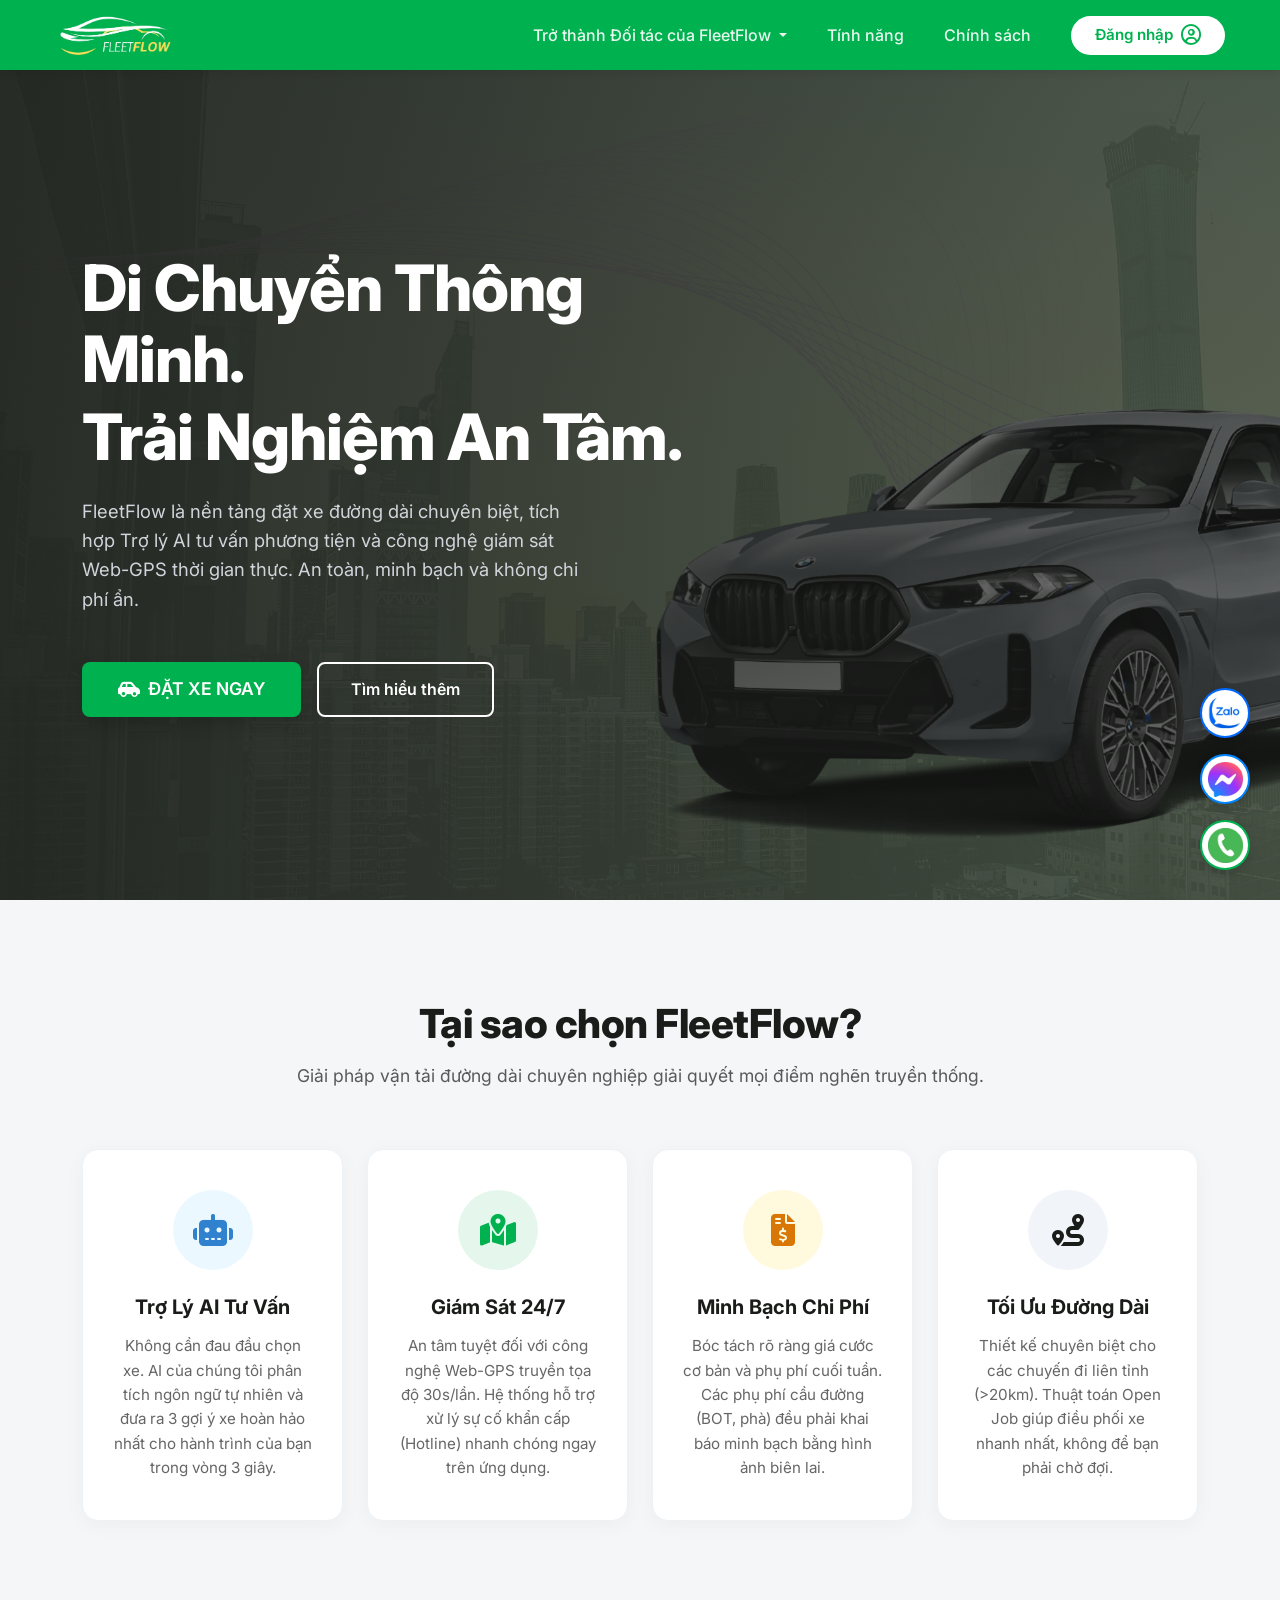
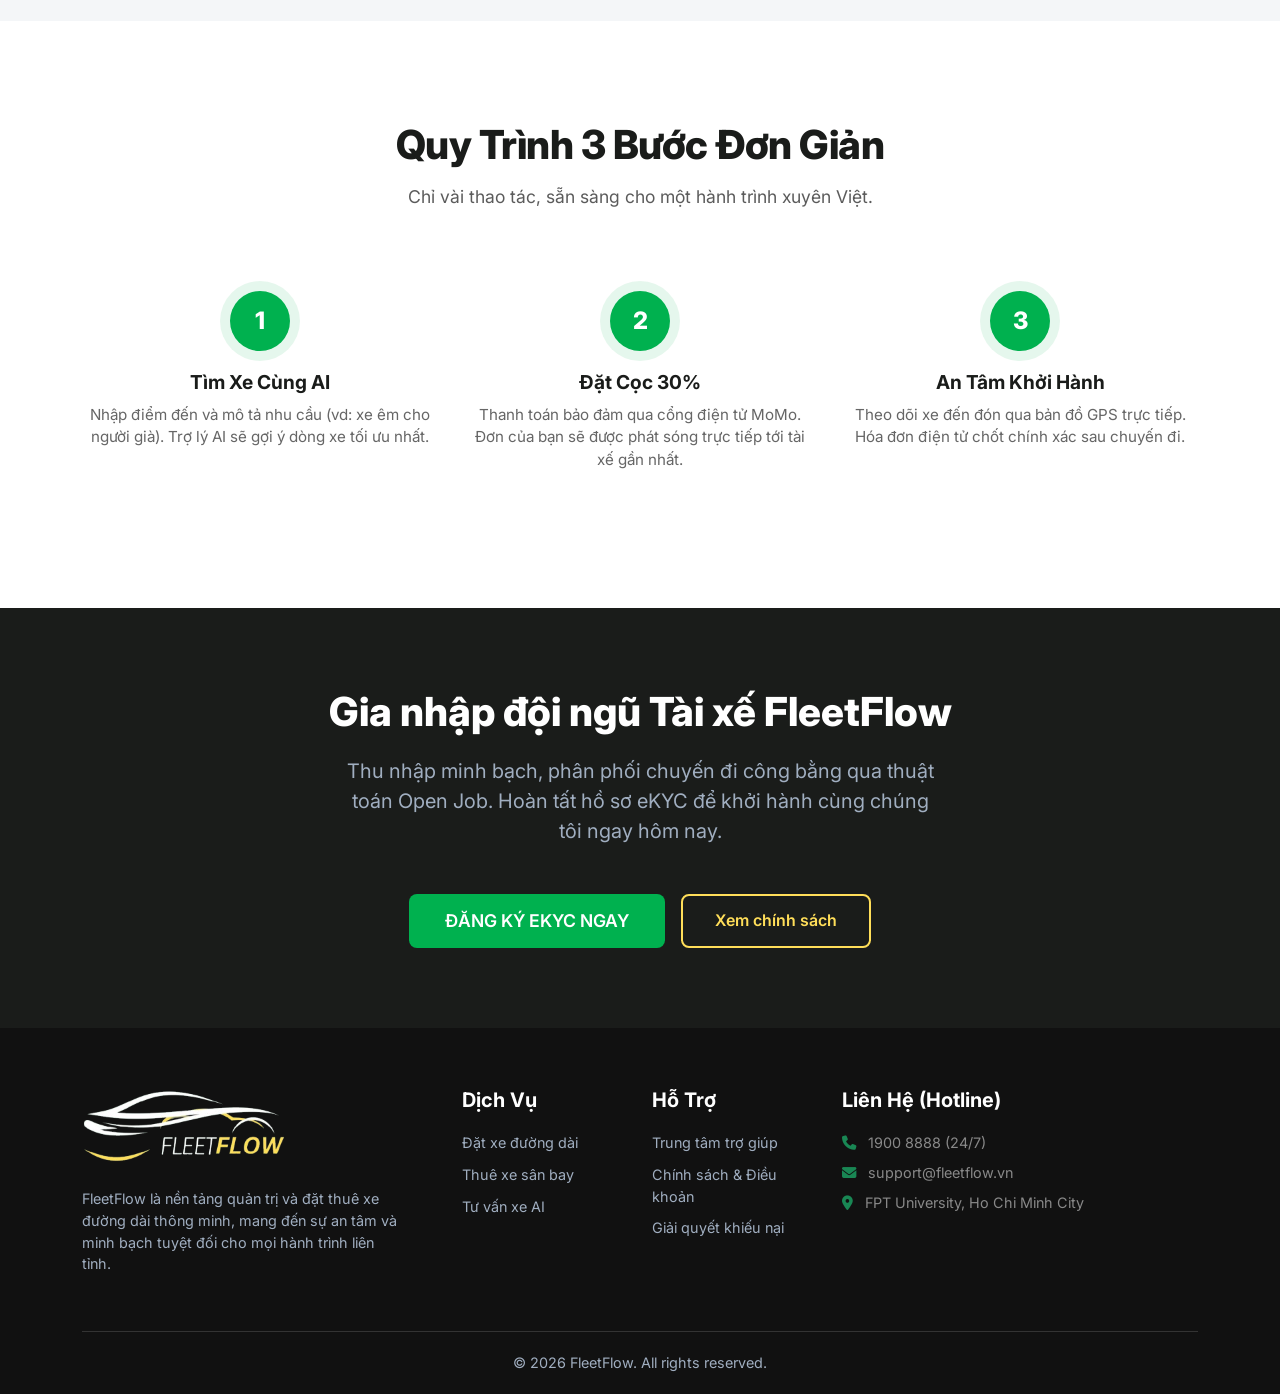
<file: index.html>
<!DOCTYPE html>
<html lang="vi">
<head>
    <meta charset="UTF-8">
    <meta name="viewport" content="width=device-width, initial-scale=1.0">
    <meta name="description" content="FleetFlow - Hệ thống đặt xe đường dài tích hợp AI tiện lợi, nhanh chóng, minh bạch.">
    <title>FleetFlow - Di Chuyển Tiện Lợi, Trải Nghiệm Khác Biệt</title>
    
    <link href="https://fonts.googleapis.com/css2?family=Inter:wght@400;500;600;700;800&display=swap" rel="stylesheet">
    <link href="https://cdn.jsdelivr.net/npm/bootstrap@5.3.2/dist/css/bootstrap.min.css" rel="stylesheet">
    <link rel="stylesheet" href="https://cdnjs.cloudflare.com/ajax/libs/font-awesome/6.4.2/css/all.min.css" />
    
    <link rel="icon" type="image/jpeg" href="assests/img/FleetFlow - Logo.png">
    <link rel="stylesheet" href="style/base.css">
    <style>
        /* =========================================
           TOP NAVBAR (CẤU HÌNH PREMIUM & ĐỒNG BỘ)
        ========================================= */
        .custom-navbar {
            background-color: var(--color-1);
            height: 70px;
            padding: 0 !important;
            box-shadow: 0 2px 10px rgba(0, 0, 0, 0.1);
            position: relative;
            z-index: 1050;
        }
        .custom-navbar .container-base {
            display: flex; 
            align-items: center; 
            justify-content: space-between;
            width: 100%; 
            max-width: 1200px; 
            margin: 0 auto; 
            padding: 0 15px; 
            height: 100%; 
            position: relative;
        }
        .brand-overflow { height: 70px; display: flex; align-items: center; text-decoration: none; }
        .brand-overflow .logo-img { height: 100%; width: auto; object-fit: contain; padding: 5px 0; }

        /* =========================================
           HIỆU ỨNG HOVER TEXT & LINE VÀNG CHẠY CHẬM
        ========================================= */
        
        /* 1. Áp dụng cho các mục trên thanh điều hướng chính (.nav-link) */
        .custom-navbar .navbar-nav .nav-link { 
            position: relative;
            display: inline-block; /* Kích hoạt khả năng transform hình học của CSS */
            color: rgba(255, 255, 255, 0.9) !important; 
            transition: transform 0.3s cubic-bezier(0.25, 1, 0.5, 1), text-shadow 0.3s ease !important;
            font-weight: 500; 
            transform-origin: left center; /* Điểm neo phóng to cố định bên trái */
            backface-visibility: hidden;
        }

        /* Khi hover: Phóng to chữ nhẹ nhàng, thêm đổ bóng phản quang nhẹ */
        .custom-navbar .navbar-nav .nav-link:hover { 
            color: var(--color-2) !important; 
            transform: scale(1.04) !important; /* To lên một chút vừa phải */
            text-shadow: 0 0 8px rgba(255, 255, 255, 0.3); 
        }

        /* Tạo khối line vàng nằm ẩn dưới chân .nav-link */
        .custom-navbar .navbar-nav .nav-link::before {
            content: '';
            position: absolute;
            bottom: 2px; /* Khoảng cách nằm ngay dưới lề chữ */
            left: 8px; /* Khớp với lề padding-left mặc định của nav-link */
            width: 0;
            height: 2px;
            background-color: var(--color-3); /* Màu vàng hệ thống */
            transition: width 0.6s ease-in-out; /* Line chạy ngang với gia tốc chậm, mượt mà */
        }

        /* Khi hover: Line chạy rộng ra vừa khít độ dài text */
        .custom-navbar .navbar-nav .nav-link:hover::before {
            width: calc(100% - 16px); /* Trừ đi khoảng cách padding hai đầu để ôm sát chữ */
        }

        /* Đảm bảo mũi tên dropdown (caret) của Bootstrap cũng thu phóng đồng bộ mượt mà */
        .custom-navbar .dropdown-toggle::after {
            transition: transform 0.3s ease;
            display: inline-block;
            vertical-align: 0.255em;
        }

        /* 2. Áp dụng cho các mục con bên trong bảng Dropdown (.dropdown-item) */
        .custom-navbar .dropdown-menu {
            border-radius: 8px;
            margin-top: 10px !important;
            padding: 6px 0;
            overflow: hidden;
        }

        .custom-navbar .dropdown-item {
            position: relative;
            display: block;
            width: 100%;
            padding: 8px 20px;
            color: var(--color-dark) !important;
            background-color: transparent !important; /* Triệt tiêu màu nền xanh mặc định khi hover của Bootstrap */
            transition: transform 0.3s cubic-bezier(0.25, 1, 0.5, 1), color 0.3s ease !important;
            transform-origin: left center;
            backface-visibility: hidden;
        }

        /* Khi hover dropdown-item: Chữ to ra và đổi sang màu xanh thương hiệu */
        .custom-navbar .dropdown-item:hover {
            transform: scale(1.03) !important;
            color: var(--color-1) !important;
            padding-left: 24px; /* Dịch chuyển nhẹ sang phải tạo cảm giác tương tác động */
        }

        /* Khởi tạo line vàng nằm ẩn bên dưới dropdown-item */
        .custom-navbar .dropdown-item::before {
            content: '';
            position: absolute;
            bottom: 4px;
            left: 20px; /* Khớp lề chuẩn với padding ban đầu */
            width: 0;
            height: 2px;
            background-color: var(--color-3);
            transition: width 0.6s ease-in-out; /* Tốc độ trượt chậm tạo độ cao cấp */
        }

        /* Khi hover dropdown-item: Kéo dải line vàng */
        .custom-navbar .dropdown-item:hover::before {
            left: 24px; /* Đồng bộ tịnh tiến theo text khi chữ dịch sang phải */
            width: calc(100% - 44px);
        }

        /* =========================================
           NÚT ĐĂNG NHẬP (GIỮ NGUYÊN HOVER HIỆU ỨNG RIÊNG)
        ========================================= */
        .btn-login {
            background-color: var(--color-2); color: var(--color-1); border: none; border-radius: 50px;
            padding: 8px 24px; font-size: 0.95rem; font-weight: 600; text-decoration: none; cursor: pointer;
            transition: all 0.4s cubic-bezier(0.16, 1, 0.3, 1); will-change: transform, box-shadow;
        }
        .btn-login:hover { background-color: var(--color-3); color: var(--color-dark); transform: translateY(-3px); box-shadow: 0 8px 20px rgba(0, 0, 0, 0.12); }
        .btn-login:hover i { transform: scale(1.15) translateX(2px); }

        /* =========================================
           HERO SECTION
        ========================================= */
        .hero-section {
            background: linear-gradient(to right, rgba(26, 28, 26, 0.9) 0%, rgba(26, 28, 26, 0.6) 100%), url('assests/img/background_1.png') center/cover no-repeat;
            height: calc(100vh - 70px);
            min-height: 600px;
            display: flex;
            align-items: center;
        }
        .header-slogan { font-size: 4rem; font-weight: 800; letter-spacing: -1px; line-height: 1.1; }
        .header-slogan.highlight { color: var(--color-3); }
        .description-text { font-size: 1.15rem; color: #d1d5db; max-width: 500px; line-height: 1.6; }
        
        .btn-hero {
            background-color: var(--color-1); color: var(--color-2); padding: 14px 36px;
            border-radius: 8px; font-weight: 600; font-size: 1.1rem; text-transform: uppercase;
            text-decoration: none; transition: all 0.3s; display: inline-flex; align-items: center;
        }
        .btn-hero:hover { background-color: #009640; transform: translateY(-3px); box-shadow: 0 10px 20px rgba(0, 177, 79, 0.3); color: white;}

        /* =========================================
           FEATURES SECTION
        ========================================= */
        .features-section { padding: 100px 0; background-color: var(--color-bg); }
        .section-title { font-size: 2.5rem; font-weight: 800; color: var(--color-dark); text-align: center; margin-bottom: 15px; letter-spacing: -0.5px;}
        .section-subtitle { text-align: center; color: var(--text-color); font-size: 1.1rem; margin-bottom: 60px; opacity: 0.8;}

        .feature-card {
            background: var(--color-2); padding: 40px 30px; border-radius: 16px;
            box-shadow: 0 4px 20px rgba(0,0,0,0.04); transition: all 0.4s ease;
            height: 100%; border: 1px solid #edf2f7; text-align: center;
        }
        .feature-card:hover { transform: translateY(-10px); box-shadow: 0 15px 30px rgba(0,0,0,0.08); border-color: var(--color-1); }
        .feature-icon-wrapper { width: 80px; height: 80px; border-radius: 50%; display: inline-flex; align-items: center; justify-content: center; margin-bottom: 25px; }
        .icon-green { background-color: rgba(0, 177, 79, 0.1); color: var(--color-1); }
        .icon-yellow { background-color: rgba(255, 222, 89, 0.2); color: #d97706; }
        .icon-blue { background-color: #ebf8ff; color: #3182ce; }
        .icon-dark { background-color: #f1f5f9; color: var(--color-dark); }
        .feature-card h4 { font-weight: 700; font-size: 1.25rem; margin-bottom: 15px; color: var(--color-dark); }
        .feature-card p { color: var(--text-color); opacity: 0.75; font-size: 0.95rem; line-height: 1.6; margin: 0; }

        /* =========================================
           HOW IT WORKS SECTION
        ========================================= */
        .process-section { padding: 100px 0; background-color: var(--color-2); }
        .step-box { text-align: center; position: relative; padding: 20px; }
        .step-number {
            width: 60px; height: 60px; background-color: var(--color-1); color: white;
            border-radius: 50%; display: flex; align-items: center; justify-content: center;
            font-size: 1.5rem; font-weight: 800; margin: 0 auto 20px auto;
            box-shadow: 0 0 0 10px rgba(0, 177, 79, 0.1);
        }
        .step-box h5 { font-weight: 700; font-size: 1.2rem; color: var(--color-dark); margin-bottom: 10px; }
        .step-box p { color: var(--text-color); opacity: 0.75; font-size: 0.95rem; }

        /* =========================================
           CTA SECTION
        ========================================= */
        .cta-section { background: var(--color-dark); padding: 80px 0; color: white; text-align: center; }
        .cta-section h2 { font-weight: 800; font-size: 2.5rem; margin-bottom: 20px; }
        .btn-cta-outline {
            background-color: transparent; border: 2px solid var(--color-3); color: var(--color-3);
            padding: 12px 32px; border-radius: 8px; font-weight: 600; text-decoration: none; transition: 0.3s;
        }
        .btn-cta-outline:hover { background-color: var(--color-3); color: var(--color-dark); }

        /* =========================================
           FOOTER
        ========================================= */
        footer { background-color: #111111; color: #a0aec0; padding: 60px 0 20px 0; font-size: 0.9rem; }
        footer h5 { color: white; font-weight: 700; margin-bottom: 20px; }
        footer ul { list-style: none; padding: 0; }
        footer ul li { margin-bottom: 10px; }
        footer ul a { color: #a0aec0; text-decoration: none; transition: 0.3s; }
        footer ul a:hover { color: var(--color-1); padding-left: 5px; }
        .footer-bottom { border-top: 1px solid #333; margin-top: 40px; padding-top: 20px; text-align: center; }

        /* Contact Buttons Floating */
        .floating-contact-buttons { position: fixed; bottom: 30px; right: 30px; z-index: 1050; }
        .social-icon-btn { width: 50px; height: 50px; border-radius: 50%; display: flex; align-items: center; justify-content: center; box-shadow: 0 4px 10px rgba(0,0,0,0.15); transition: transform 0.3s ease; overflow: hidden; background-color: white;}
        .social-icon-btn:hover { transform: translateY(-5px) scale(1.05); }
    </style>
</head>
<body>

    <header>
        <nav class="navbar navbar-expand-lg custom-navbar sticky-top">
            <div class="container-base">
                
                <a class="navbar-brand brand-overflow" href="#">
                    <img src="assests/img/logo1.jpg" alt="FleetFlow Logo" class="logo-img">
                </a>
                
                <button class="navbar-toggler border-0 ms-auto" type="button" data-bs-toggle="collapse" data-bs-target="#fleetflowNav" style="filter: invert(1);">
                    <span class="navbar-toggler-icon"></span>
                </button>

                <div class="collapse navbar-collapse" id="fleetflowNav">
                    <ul class="navbar-nav ms-auto align-items-center gap-4 mt-3 mt-lg-0">
                        <li class="nav-item dropdown">
                            <a class="nav-link dropdown-toggle" href="#" id="partnerDropdown" role="button" data-bs-toggle="dropdown" aria-expanded="false">
                                Trở thành Đối tác của FleetFlow
                            </a>
                            <ul class="dropdown-menu shadow border-0 mt-2" aria-labelledby="partnerDropdown">
                                <li><a class="dropdown-item py-2 fw-medium" href="#">Đăng ký tài xế (eKYC)</a></li>
                                <li><a class="dropdown-item py-2 fw-medium" href="#">Hợp tác vận tải</a></li>
                            </ul>
                        </li>
                        <li class="nav-item">
                            <a class="nav-link" href="#features">Tính năng</a>
                        </li>
                        <li class="nav-item">
                            <a class="nav-link" href="policy.html">Chính sách</a>
                        </li>
                        <li class="nav-item ms-lg-2 mt-2 mt-lg-0">
                            <a href="login.html" class="btn-login d-flex align-items-center gap-2">
                                <span>Đăng nhập</span>
                                <i class="fa-regular fa-user-circle fs-5"></i>
                            </a>
                        </li>
                    </ul>
                </div>
            </div>
        </nav>
    </header>

    <main>
        <section class="hero-section position-relative">
            <div class="container z-1">
                <div class="row align-items-center">
                    <div class="col-lg-7 text-white">
                        <h1 class="header-slogan mb-2">Di Chuyển <span class="highlight">Thông Minh.</span></h1>
                        <h1 class="header-slogan mb-4">Trải Nghiệm An Tâm.</h1>
                        <p class="description-text mb-5">
                            FleetFlow là nền tảng đặt xe đường dài chuyên biệt, tích hợp Trợ lý AI tư vấn phương tiện và công nghệ giám sát Web-GPS thời gian thực. An toàn, minh bạch và không chi phí ẩn.
                        </p>
                        <div class="d-flex gap-3 flex-wrap">
                            <a href="findCar.html" class="btn-hero shadow">
                                <i class="fa-solid fa-car-side me-2"></i> Đặt xe ngay
                            </a>
                            <a href="#how-it-works" class="btn-cta-outline d-inline-flex align-items-center" style="border-color: white; color: white;">
                                Tìm hiểu thêm
                            </a>
                        </div>
                    </div>
                </div>
            </div>
        </section>

        <section id="features" class="features-section">
            <div class="container">
                <h2 class="section-title">Tại sao chọn FleetFlow?</h2>
                <p class="section-subtitle">Giải pháp vận tải đường dài chuyên nghiệp giải quyết mọi điểm nghẽn truyền thống.</p>
                
                <div class="row g-4">
                    <div class="col-lg-3 col-md-6">
                        <div class="feature-card">
                            <div class="feature-icon-wrapper icon-blue">
                                <i class="fa-solid fa-robot fs-2"></i>
                            </div>
                            <h4>Trợ Lý AI Tư Vấn</h4>
                            <p>Không cần đau đầu chọn xe. AI của chúng tôi phân tích ngôn ngữ tự nhiên và đưa ra 3 gợi ý xe hoàn hảo nhất cho hành trình của bạn trong vòng 3 giây.</p>
                        </div>
                    </div>
                    <div class="col-lg-3 col-md-6">
                        <div class="feature-card">
                            <div class="feature-icon-wrapper icon-green">
                                <i class="fa-solid fa-map-location-dot fs-2"></i>
                            </div>
                            <h4>Giám Sát 24/7</h4>
                            <p>An tâm tuyệt đối với công nghệ Web-GPS truyền tọa độ 30s/lần. Hệ thống hỗ trợ xử lý sự cố khẩn cấp (Hotline) nhanh chóng ngay trên ứng dụng.</p>
                        </div>
                    </div>
                    <div class="col-lg-3 col-md-6">
                        <div class="feature-card">
                            <div class="feature-icon-wrapper icon-yellow">
                                <i class="fa-solid fa-file-invoice-dollar fs-2"></i>
                            </div>
                            <h4>Minh Bạch Chi Phí</h4>
                            <p>Bóc tách rõ ràng giá cước cơ bản và phụ phí cuối tuần. Các phụ phí cầu đường (BOT, phà) đều phải khai báo minh bạch bằng hình ảnh biên lai.</p>
                        </div>
                    </div>
                    <div class="col-lg-3 col-md-6">
                        <div class="feature-card">
                            <div class="feature-icon-wrapper icon-dark">
                                <i class="fa-solid fa-route fs-2"></i>
                            </div>
                            <h4>Tối Ưu Đường Dài</h4>
                            <p>Thiết kế chuyên biệt cho các chuyến đi liên tỉnh (>20km). Thuật toán Open Job giúp điều phối xe nhanh nhất, không để bạn phải chờ đợi.</p>
                        </div>
                    </div>
                </div>
            </div>
        </section>

        <section id="how-it-works" class="process-section">
            <div class="container">
                <h2 class="section-title">Quy Trình 3 Bước Đơn Giản</h2>
                <p class="section-subtitle">Chỉ vài thao tác, sẵn sàng cho một hành trình xuyên Việt.</p>

                <div class="row position-relative z-1 mt-5">
                    <div class="col-lg-4 step-box">
                        <div class="step-number">1</div>
                        <h5>Tìm Xe Cùng AI</h5>
                        <p>Nhập điểm đến và mô tả nhu cầu (vd: xe êm cho người già). Trợ lý AI sẽ gợi ý dòng xe tối ưu nhất.</p>
                    </div>
                    <div class="col-lg-4 step-box">
                        <div class="step-number">2</div>
                        <h5>Đặt Cọc 30%</h5>
                        <p>Thanh toán bảo đảm qua cổng điện tử MoMo. Đơn của bạn sẽ được phát sóng trực tiếp tới tài xế gần nhất.</p>
                    </div>
                    <div class="col-lg-4 step-box">
                        <div class="step-number">3</div>
                        <h5>An Tâm Khởi Hành</h5>
                        <p>Theo dõi xe đến đón qua bản đồ GPS trực tiếp. Hóa đơn điện tử chốt chính xác sau chuyến đi.</p>
                    </div>
                </div>
            </div>
        </section>

        <section class="cta-section">
            <div class="container">
                <h2>Gia nhập đội ngũ Tài xế FleetFlow</h2>
                <p class="mb-5 fs-5" style="color: #a0aec0; max-width: 600px; margin: 0 auto;">Thu nhập minh bạch, phân phối chuyến đi công bằng qua thuật toán Open Job. Hoàn tất hồ sơ eKYC để khởi hành cùng chúng tôi ngay hôm nay.</p>
                <div class="d-flex gap-3 justify-content-center">
                    <a href="register.html" class="btn-hero" style="background-color: var(--color-1); color: white;">Đăng ký eKYC ngay</a>
                    <a href="policy.html" class="btn-cta-outline">Xem chính sách</a>
                </div>
            </div>
        </section>

    </main>

    <footer>
        <div class="container">
            <div class="row g-4">
                <div class="col-lg-4 pe-lg-5">
                    <img src="assests/img/FleetFlow_-_Logo-removebg-preview.png" alt="Logo" style="height: 80px; margin-bottom: 20px; object-fit: contain;">
                    <p>FleetFlow là nền tảng quản trị và đặt thuê xe đường dài thông minh, mang đến sự an tâm và minh bạch tuyệt đối cho mọi hành trình liên tỉnh.</p>
                </div>
                <div class="col-lg-2 col-6">
                    <h5>Dịch Vụ</h5>
                    <ul>
                        <li><a href="findCar.html">Đặt xe đường dài</a></li>
                        <li><a href="#">Thuê xe sân bay</a></li>
                        <li><a href="#">Tư vấn xe AI</a></li>
                    </ul>
                </div>
                <div class="col-lg-2 col-6">
                    <h5>Hỗ Trợ</h5>
                    <ul>
                        <li><a href="#">Trung tâm trợ giúp</a></li>
                        <li><a href="policy.html">Chính sách & Điều khoản</a></li>
                        <li><a href="#">Giải quyết khiếu nại</a></li>
                    </ul>
                </div>
                <div class="col-lg-4">
                    <h5>Liên Hệ (Hotline)</h5>
                    <ul class="text-white-50">
                        <li class="mb-2"><i class="fa-solid fa-phone me-2 text-success"></i> 1900 8888 (24/7)</li>
                        <li class="mb-2"><i class="fa-solid fa-envelope me-2 text-success"></i> support@fleetflow.vn</li>
                        <li><i class="fa-solid fa-location-dot me-2 text-success"></i> FPT University, Ho Chi Minh City</li>
                    </ul>
                </div>
            </div>
            <div class="footer-bottom">
                <p class="mb-0">&copy; 2026 FleetFlow. All rights reserved.</p>
            </div>
        </div>
    </footer>

    <aside class="floating-contact-buttons d-flex flex-column gap-3">
        <a href="#" target="_blank" class="social-icon-btn" style="border: 2px solid #0068ff;" title="Chat Zalo">
            <img src="assests/img/zalo.jpg" alt="Zalo" style="width: 35px; height: 35px;">
        </a>
        <a href="#" target="_blank" class="social-icon-btn" style="border: 2px solid #0084ff;" title="Chat Messenger">
            <img src="assests/img/messenger.jpg" alt="Messenger" style="width: 35px; height: 35px;">
        </a>
        <a href="tel:1900xxxx" class="social-icon-btn" style="border: 2px solid var(--color-1);" title="Gọi hotline">
            <img src="assests/img/calling.jpg" alt="Phone" style="width: 35px; height: 35px;">
        </a>
    </aside>

    <script src="https://cdn.jsdelivr.net/npm/bootstrap@5.3.2/dist/js/bootstrap.bundle.min.js"></script>
</body>
</html>
</file>
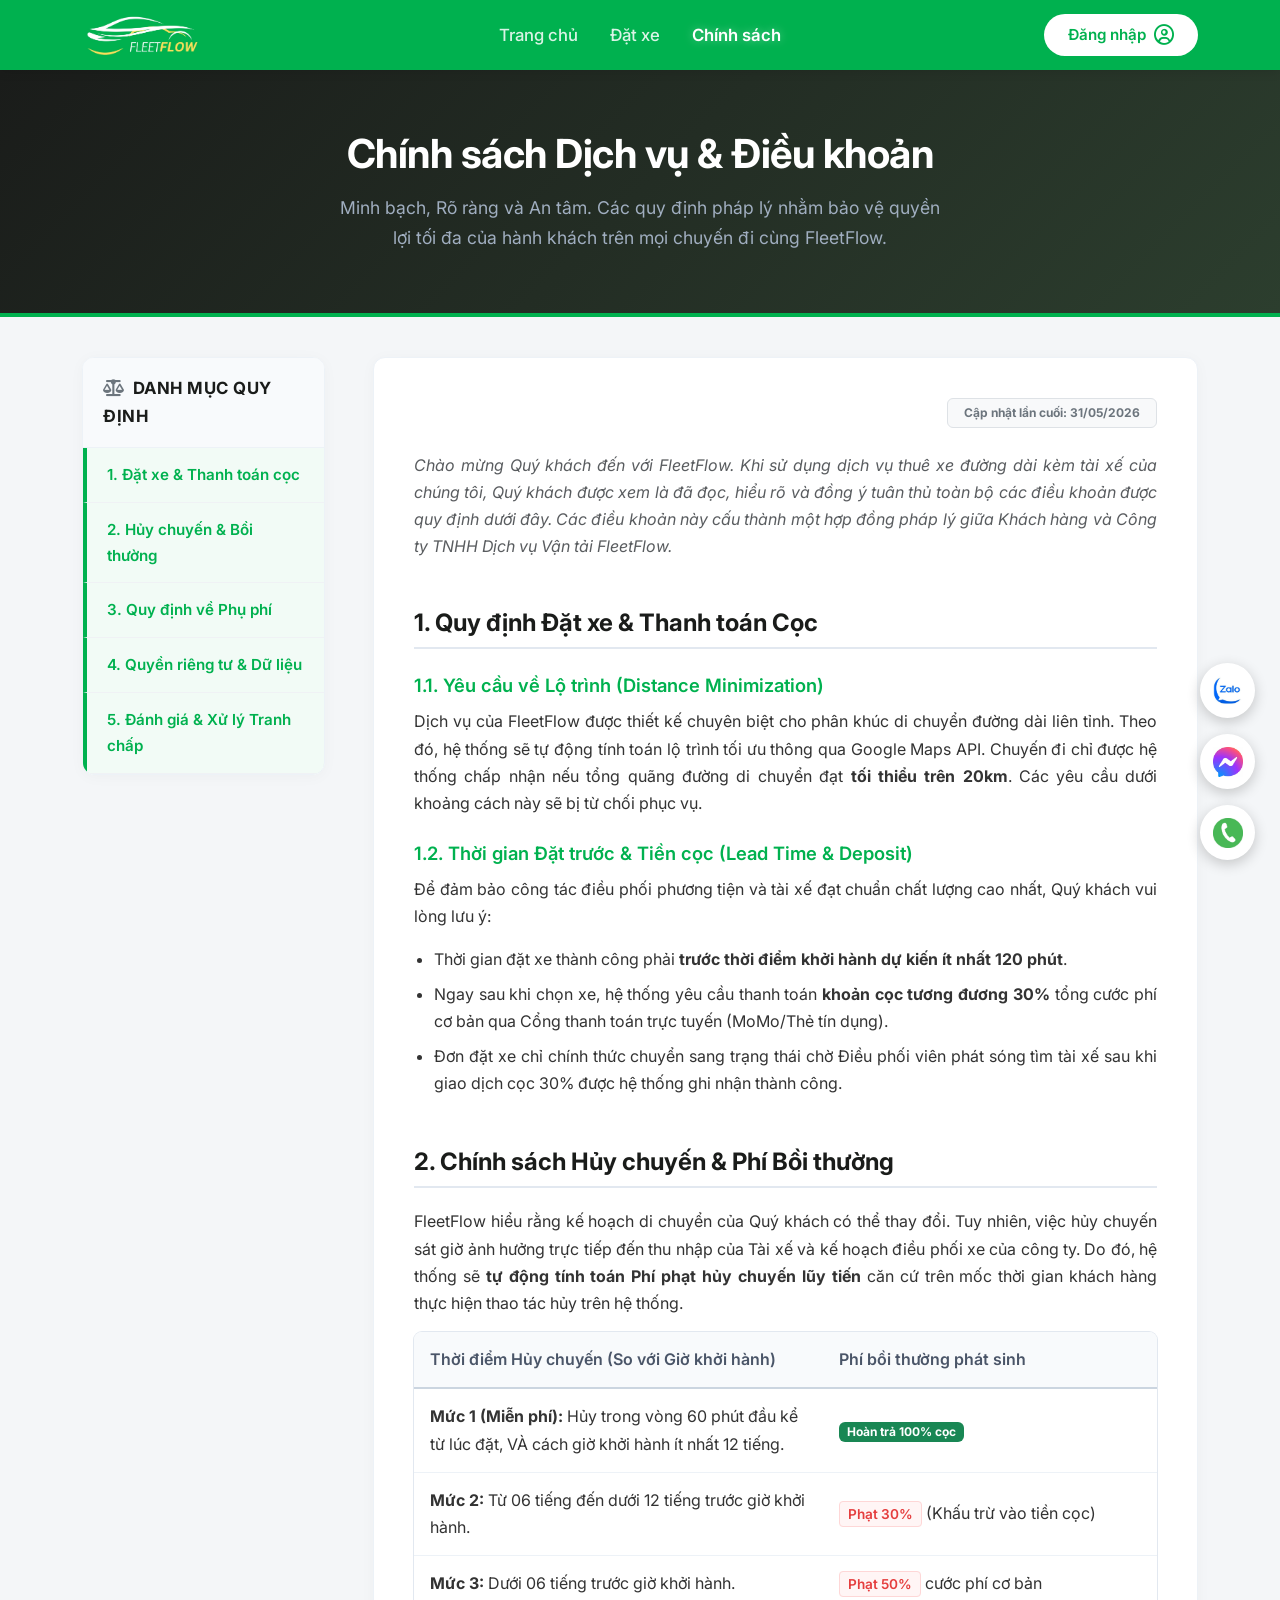
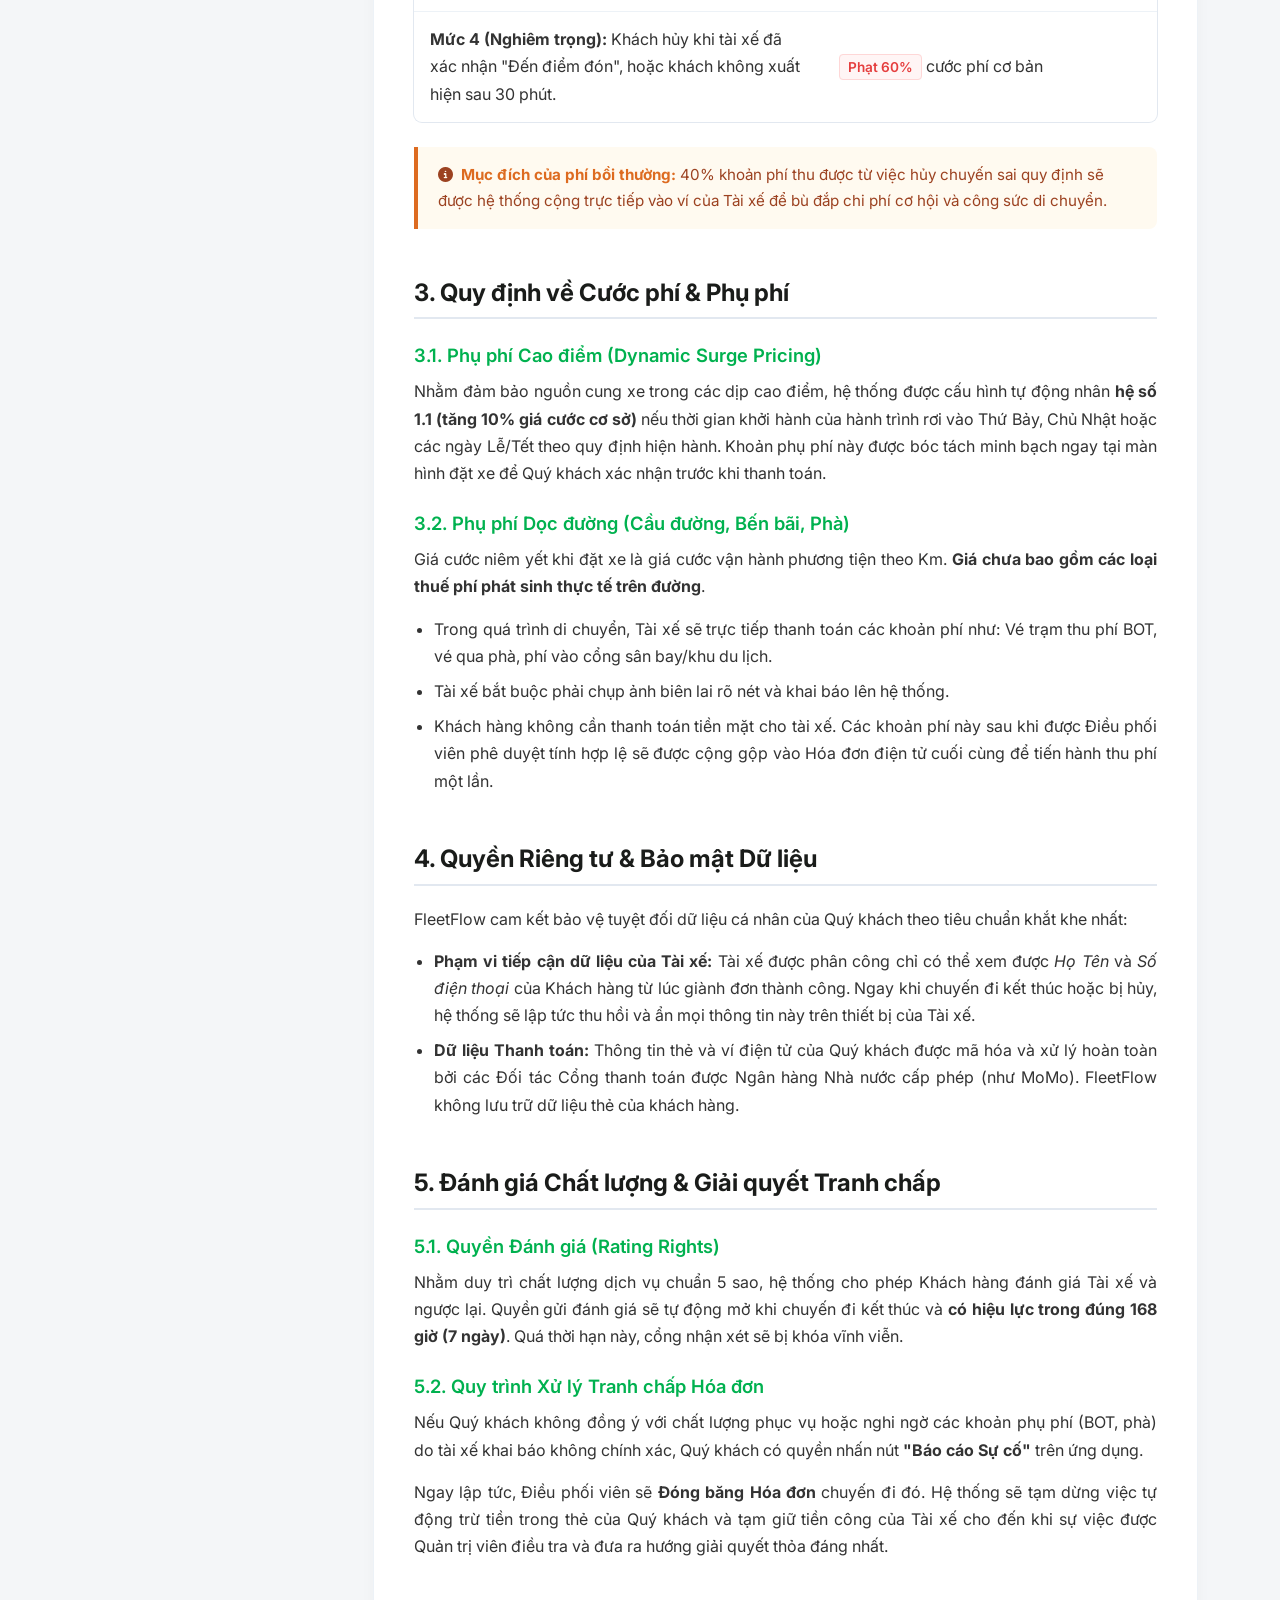
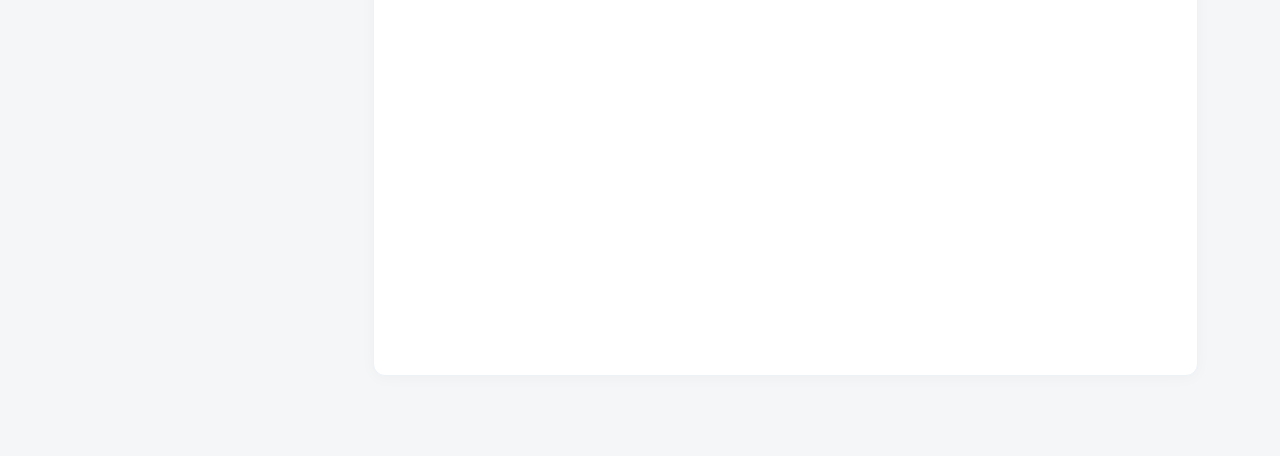
<file: policy.html>
<!doctype html>
<html lang="vi">
  <head>
    <meta charset="UTF-8" />
    <meta name="viewport" content="width=device-width, initial-scale=1.0" />
    <title>FleetFlow - Chính sách Dịch vụ & Điều khoản</title>

    <link href="https://fonts.googleapis.com/css2?family=Inter:wght@400;500;600;700&display=swap" rel="stylesheet"/>
    <link href="https://cdn.jsdelivr.net/npm/bootstrap@5.3.2/dist/css/bootstrap.min.css" rel="stylesheet"/>
    <link rel="stylesheet" href="https://cdnjs.cloudflare.com/ajax/libs/font-awesome/6.4.2/css/all.min.css"/>
    
    <link rel="icon" type="image/jpeg" href="assests/img/FleetFlow - Logo.png">
    <link rel="stylesheet" href="style/base.css" />

    <style>
      /* =========================================
           HỆ MÀU & BIẾN CƠ SỞ
        ========================================= */
      :root {
        --color-1: #00b14f;
        --color-dark: #1a1c1a;
        --color-text: #333333;
        --color-text-muted: #666666;
        --color-bg: #f4f6f8;
        --color-2: #ffffff;
        --color-3: #f0fdf4;
        --transition-speed: 0.3s;
      }

      body {
        font-family: "Inter", sans-serif;
        background-color: var(--color-bg);
        color: var(--color-text);
        line-height: 1.7;
        overflow-x: hidden;
      }

      /* =========================================
           TOP NAVBAR
        ========================================= */
      .custom-navbar {
        background-color: var(--color-1);
        height: 70px;
        padding: 0;
        box-shadow: 0 2px 10px rgba(0, 0, 0, 0.1);
      }

      .brand-overflow {
        height: 100%;
        display: flex;
        align-items: center;
        text-decoration: none;
      }
      .brand-overflow .logo-img {
        height: 100%;
        width: auto;
        object-fit: contain;
        padding: 5px 0;
      }

      .navbar-center-links {
        position: absolute;
        left: 50%;
        top: 50%;
        transform: translate(-50%, -50%);
        display: flex;
        gap: 32px;
      }
      .nav-link-center {
        color: rgba(255, 255, 255, 0.85);
        font-weight: 500;
        font-size: 1.05rem;
        text-decoration: none;
        transition: all 0.2s ease;
        padding: 5px 0;
      }
      .nav-link-center:hover,
      .nav-link-center.active {
        color: #ffffff;
        font-weight: 600;
        text-shadow: 0 0 10px rgba(255, 255, 255, 0.4);
      }

      .nav-right-actions {
        display: flex;
        align-items: center;
        gap: 16px;
      }

      /* Nút Đăng nhập */
      .btn-login {
        background-color: var(--color-2);
        color: var(--color-1);
        border: none;
        border-radius: 50px;
        padding: 8px 24px;
        font-size: 0.95rem;
        font-weight: 600;
        text-decoration: none;
        cursor: pointer;
        transition: all 0.4s cubic-bezier(0.16, 1, 0.3, 1);
        will-change: transform, box-shadow, background-color;
      }

      .btn-login span,
      .btn-login i {
        color: inherit;
        transition: transform 0.3s cubic-bezier(0.16, 1, 0.3, 1);
      }

      .btn-login:hover {
        background-color: var(--color-3);
        color: #333333;
        transform: translateY(-3px);
        box-shadow: 0 8px 20px rgba(0, 0, 0, 0.12), 0 3px 6px rgba(0, 0, 0, 0.08);
      }

      .btn-login:active {
        transform: translateY(1px);
        box-shadow: 0 2px 4px rgba(0, 0, 0, 0.08);
        transition-duration: 0.1s;
      }

      .btn-login:focus-visible {
        outline: none;
        box-shadow: 0 0 0 4px rgba(0, 177, 79, 0.25);
      }

      /* =========================================
           HERO BANNER
        ========================================= */
      .policy-hero {
        background: linear-gradient(135deg, #1a1c1a 0%, #2c3e2e 100%);
        color: white;
        padding: 60px 0;
        text-align: center;
        border-bottom: 4px solid var(--color-1);
      }
      .policy-hero h1 { font-weight: 700; font-size: 2.5rem; margin-bottom: 15px; letter-spacing: -0.5px; }
      .policy-hero p { font-size: 1.1rem; color: #a0aec0; max-width: 600px; margin: 0 auto; }

      /* =========================================
           BỐ CỤC CHÍNH (SIDEBAR + NỘI DUNG)
        ========================================= */
      .policy-container { margin-top: 40px; margin-bottom: 80px; }

      .policy-sidebar { position: sticky; top: 90px; }
      .toc-menu { background: #fff; border-radius: 12px; box-shadow: 0 2px 15px rgba(0, 0, 0, 0.03); overflow: hidden; border: 1px solid #edf2f7; }
      .toc-header { background: #f8fafc; padding: 16px 20px; font-weight: 700; color: var(--color-dark); border-bottom: 1px solid #edf2f7; font-size: 1.05rem; text-transform: uppercase; letter-spacing: 0.5px; }
      .toc-list { list-style: none; padding: 0; margin: 0; }
      .toc-list a { display: block; padding: 14px 20px; color: var(--color-text-muted); text-decoration: none; font-weight: 500; border-bottom: 1px solid #f0f2f5; transition: all 0.2s; font-size: 0.95rem; }
      .toc-list a:hover { background-color: rgba(0, 177, 79, 0.03); color: var(--color-1); padding-left: 25px; }
      .toc-list a.active { border-left: 4px solid var(--color-1); color: var(--color-1); background-color: rgba(0, 177, 79, 0.05); font-weight: 600; padding-left: 20px; }

      /* Nội dung chính */
      .policy-content-box { background: #fff; border-radius: 12px; padding: 40px; box-shadow: 0 2px 15px rgba(0, 0, 0, 0.03); border: 1px solid #edf2f7; }
      .policy-section { margin-bottom: 50px; scroll-margin-top: 90px; }
      .policy-section:last-child { padding-bottom: 40vh; margin-bottom: 0; }

      .section-title { font-size: 1.5rem; font-weight: 700; color: var(--color-dark); border-bottom: 2px solid #e2e8f0; padding-bottom: 10px; margin-bottom: 20px; }
      .sub-title { font-size: 1.15rem; font-weight: 600; color: var(--color-1); margin-top: 25px; margin-bottom: 12px; }
      .policy-text { color: var(--color-text); font-size: 1rem; text-align: justify; margin-bottom: 15px; }
      .policy-list { padding-left: 20px; margin-bottom: 15px; }
      .policy-list li { margin-bottom: 8px; }

      .alert-box { background-color: #fffaf0; border-left: 4px solid #dd6b20; padding: 15px 20px; border-radius: 0 8px 8px 0; margin: 20px 0; font-size: 0.95rem; color: #9c4221; }
      .alert-box strong { color: #dd6b20; }

      .table-legal { width: 100%; border-collapse: collapse; margin-top: 15px; margin-bottom: 25px; border-radius: 8px; overflow: hidden; box-shadow: 0 0 0 1px #e2e8f0; }
      .table-legal th { background-color: #f8fafc; color: #4a5568; padding: 14px 16px; text-align: left; font-weight: 600; border-bottom: 2px solid #cbd5e0; }
      .table-legal td { padding: 14px 16px; border-bottom: 1px solid #edf2f7; color: var(--color-text); vertical-align: middle; }
      .table-legal tr:last-child td { border-bottom: none; }
      .table-legal tbody tr:hover { background-color: #f8fafc; }
      .badge-penalty { background-color: #fff5f5; color: #e53e3e; padding: 4px 8px; border-radius: 4px; font-weight: 600; font-size: 0.85rem; border: 1px solid #fed7d7; }

      /* =========================================
         NÚT LIÊN HỆ TRÔI NỔI (FLOATING BUTTONS)
      ========================================= */
      .floating-contact-buttons {
  position: fixed;
  bottom: 40px;
  right: 25px;
  z-index: 999;
}

.social-icon-btn {
  width: 55px;
  height: 55px;
  border-radius: 50%;
  display: flex;
  align-items: center;
  justify-content: center;
  box-shadow: 0 4px 14px rgba(0, 0, 0, 0.2);
  transition: transform var(--transition-speed) ease;
  background-color: var(--color-2);
}

.social-icon-btn:hover {
  transform: scale(1.5);
}
    </style>
  </head>
  <body>
    <header>
      <nav class="navbar custom-navbar sticky-top">
        <div class="container h-100 position-relative d-flex justify-content-between align-items-center">
          <a class="navbar-brand brand-overflow" href="index.html">
            <img src="assests/img/logo1.jpg" alt="FleetFlow Logo" class="logo-img" />
          </a>

          <div class="navbar-center-links d-none d-lg-flex">
            <a href="index.html" class="nav-link-center">Trang chủ</a>
            <a href="findCar.html" class="nav-link-center">Đặt xe</a>
            <a href="#" class="nav-link-center active">Chính sách</a>
          </div>

          <div class="nav-right-actions">
            <a href="login.html" class="btn-login d-flex align-items-center gap-2">
              <span>Đăng nhập</span>
              <i class="fa-regular fa-user-circle fs-5"></i>
            </a>
          </div>
        </div>
      </nav>
    </header>

    <section class="policy-hero">
      <div class="container">
        <h1>Chính sách Dịch vụ & Điều khoản</h1>
        <p>Minh bạch, Rõ ràng và An tâm. Các quy định pháp lý nhằm bảo vệ quyền lợi tối đa của hành khách trên mọi chuyến đi cùng FleetFlow.</p>
      </div>
    </section>

    <main class="container policy-container">
      <div class="row g-5">
        <aside class="col-lg-3 d-none d-lg-block">
          <div class="policy-sidebar">
            <div class="toc-menu">
              <div class="toc-header">
                <i class="fa-solid fa-scale-balanced me-2 text-secondary"></i>Danh mục quy định
              </div>
              <ul class="toc-list" id="tocMenu">
                <li><a href="#sec-dat-xe" class="active">1. Đặt xe & Thanh toán cọc</a></li>
                <li><a href="#sec-huy-chuyen">2. Hủy chuyến & Bồi thường</a></li>
                <li><a href="#sec-phu-phi">3. Quy định về Phụ phí</a></li>
                <li><a href="#sec-bao-mat">4. Quyền riêng tư & Dữ liệu</a></li>
                <li><a href="#sec-danh-gia">5. Đánh giá & Xử lý Tranh chấp</a></li>
              </ul>
            </div>
          </div>
        </aside>

        <div class="col-lg-9">
          <div class="policy-content-box">
            <div class="text-end mb-4">
              <span class="badge bg-light text-secondary border px-3 py-2">Cập nhật lần cuối: 31/05/2026</span>
            </div>

            <p class="policy-text text-muted fst-italic mb-5">
              Chào mừng Quý khách đến với FleetFlow. Khi sử dụng dịch vụ thuê xe
              đường dài kèm tài xế của chúng tôi, Quý khách được xem là đã đọc,
              hiểu rõ và đồng ý tuân thủ toàn bộ các điều khoản được quy định
              dưới đây. Các điều khoản này cấu thành một hợp đồng pháp lý giữa
              Khách hàng và Công ty TNHH Dịch vụ Vận tải FleetFlow.
            </p>

            <section id="sec-dat-xe" class="policy-section">
              <h2 class="section-title">1. Quy định Đặt xe & Thanh toán Cọc</h2>
              <h3 class="sub-title">1.1. Yêu cầu về Lộ trình (Distance Minimization)</h3>
              <p class="policy-text">
                Dịch vụ của FleetFlow được thiết kế chuyên biệt cho phân khúc di
                chuyển đường dài liên tỉnh. Theo đó, hệ thống sẽ tự động tính
                toán lộ trình tối ưu thông qua Google Maps API. Chuyến đi chỉ
                được hệ thống chấp nhận nếu tổng quãng đường di chuyển đạt <b>tối
                thiểu trên 20km</b>. Các yêu cầu dưới khoảng cách này sẽ bị từ
                chối phục vụ.
              </p>

              <h3 class="sub-title">1.2. Thời gian Đặt trước & Tiền cọc (Lead Time & Deposit)</h3>
              <p class="policy-text">
                Để đảm bảo công tác điều phối phương tiện và tài xế đạt chuẩn
                chất lượng cao nhất, Quý khách vui lòng lưu ý:
              </p>
              <ul class="policy-list policy-text">
                <li>Thời gian đặt xe thành công phải <b>trước thời điểm khởi hành dự kiến ít nhất 120 phút</b>.</li>
                <li>Ngay sau khi chọn xe, hệ thống yêu cầu thanh toán <b>khoản cọc tương đương 30%</b> tổng cước phí cơ bản qua Cổng thanh toán trực tuyến (MoMo/Thẻ tín dụng).</li>
                <li>Đơn đặt xe chỉ chính thức chuyển sang trạng thái chờ Điều phối viên phát sóng tìm tài xế sau khi giao dịch cọc 30% được hệ thống ghi nhận thành công.</li>
              </ul>
            </section>

            <section id="sec-huy-chuyen" class="policy-section">
              <h2 class="section-title">2. Chính sách Hủy chuyến & Phí Bồi thường</h2>
              <p class="policy-text">
                FleetFlow hiểu rằng kế hoạch di chuyển của Quý khách có thể thay
                đổi. Tuy nhiên, việc hủy chuyến sát giờ ảnh hưởng trực tiếp đến
                thu nhập của Tài xế và kế hoạch điều phối xe của công ty. Do đó,
                hệ thống sẽ <b>tự động tính toán Phí phạt hủy chuyến lũy tiến</b>
                căn cứ trên mốc thời gian khách hàng thực hiện thao tác hủy trên
                hệ thống.
              </p>

              <table class="table-legal">
                <thead>
                  <tr>
                    <th width="55%">Thời điểm Hủy chuyến (So với Giờ khởi hành)</th>
                    <th width="45%">Phí bồi thường phát sinh</th>
                  </tr>
                </thead>
                <tbody>
                  <tr>
                    <td><strong>Mức 1 (Miễn phí):</strong> Hủy trong vòng 60 phút đầu kể từ lúc đặt, VÀ cách giờ khởi hành ít nhất 12 tiếng.</td>
                    <td><span class="badge bg-success text-white px-2 py-1">Hoàn trả 100% cọc</span></td>
                  </tr>
                  <tr>
                    <td><strong>Mức 2:</strong> Từ 06 tiếng đến dưới 12 tiếng trước giờ khởi hành.</td>
                    <td><span class="badge-penalty">Phạt 30%</span> (Khấu trừ vào tiền cọc)</td>
                  </tr>
                  <tr>
                    <td><strong>Mức 3:</strong> Dưới 06 tiếng trước giờ khởi hành.</td>
                    <td><span class="badge-penalty">Phạt 50%</span> cước phí cơ bản</td>
                  </tr>
                  <tr>
                    <td><strong>Mức 4 (Nghiêm trọng):</strong> Khách hủy khi tài xế đã xác nhận "Đến điểm đón", hoặc khách không xuất hiện sau 30 phút.</td>
                    <td><span class="badge-penalty">Phạt 60%</span> cước phí cơ bản</td>
                  </tr>
                </tbody>
              </table>

              <div class="alert-box">
                <i class="fa-solid fa-circle-info me-2"></i><strong>Mục đích của phí bồi thường:</strong> 40% khoản phí thu
                được từ việc hủy chuyến sai quy định sẽ được hệ thống cộng trực
                tiếp vào ví của Tài xế để bù đắp chi phí cơ hội và công sức di
                chuyển.
              </div>
            </section>

            <section id="sec-phu-phi" class="policy-section">
              <h2 class="section-title">3. Quy định về Cước phí & Phụ phí</h2>
              <h3 class="sub-title">3.1. Phụ phí Cao điểm (Dynamic Surge Pricing)</h3>
              <p class="policy-text">
                Nhằm đảm bảo nguồn cung xe trong các dịp cao điểm, hệ thống được
                cấu hình tự động nhân <b>hệ số 1.1 (tăng 10% giá cước cơ sở)</b>
                nếu thời gian khởi hành của hành trình rơi vào Thứ Bảy, Chủ Nhật
                hoặc các ngày Lễ/Tết theo quy định hiện hành. Khoản phụ phí này
                được bóc tách minh bạch ngay tại màn hình đặt xe để Quý khách
                xác nhận trước khi thanh toán.
              </p>

              <h3 class="sub-title">3.2. Phụ phí Dọc đường (Cầu đường, Bến bãi, Phà)</h3>
              <p class="policy-text">
                Giá cước niêm yết khi đặt xe là giá cước vận hành phương tiện
                theo Km. <b>Giá chưa bao gồm các loại thuế phí phát sinh thực tế trên đường</b>.
              </p>
              <ul class="policy-list policy-text">
                <li>Trong quá trình di chuyển, Tài xế sẽ trực tiếp thanh toán các khoản phí như: Vé trạm thu phí BOT, vé qua phà, phí vào cổng sân bay/khu du lịch.</li>
                <li>Tài xế bắt buộc phải chụp ảnh biên lai rõ nét và khai báo lên hệ thống.</li>
                <li>Khách hàng không cần thanh toán tiền mặt cho tài xế. Các khoản phí này sau khi được Điều phối viên phê duyệt tính hợp lệ sẽ được cộng gộp vào Hóa đơn điện tử cuối cùng để tiến hành thu phí một lần.</li>
              </ul>
            </section>

            <section id="sec-bao-mat" class="policy-section">
              <h2 class="section-title">4. Quyền Riêng tư & Bảo mật Dữ liệu</h2>
              <p class="policy-text">
                FleetFlow cam kết bảo vệ tuyệt đối dữ liệu cá nhân của Quý khách
                theo tiêu chuẩn khắt khe nhất:
              </p>
              <ul class="policy-list policy-text">
                <li>
                  <strong>Phạm vi tiếp cận dữ liệu của Tài xế:</strong> Tài xế
                  được phân công chỉ có thể xem được <i>Họ Tên</i> và <i>Số điện thoại</i>
                  của Khách hàng từ lúc giành đơn thành công. Ngay khi chuyến đi
                  kết thúc hoặc bị hủy, hệ thống sẽ lập tức thu hồi và ẩn mọi
                  thông tin này trên thiết bị của Tài xế.
                </li>
                <li>
                  <strong>Dữ liệu Thanh toán:</strong> Thông tin thẻ và ví điện
                  tử của Quý khách được mã hóa và xử lý hoàn toàn bởi các Đối
                  tác Cổng thanh toán được Ngân hàng Nhà nước cấp phép (như
                  MoMo). FleetFlow không lưu trữ dữ liệu thẻ của khách hàng.
                </li>
              </ul>
            </section>

            <section id="sec-danh-gia" class="policy-section">
              <h2 class="section-title">5. Đánh giá Chất lượng & Giải quyết Tranh chấp</h2>
              <h3 class="sub-title">5.1. Quyền Đánh giá (Rating Rights)</h3>
              <p class="policy-text">
                Nhằm duy trì chất lượng dịch vụ chuẩn 5 sao, hệ thống cho phép
                Khách hàng đánh giá Tài xế và ngược lại. Quyền gửi đánh giá sẽ
                tự động mở khi chuyến đi kết thúc và <b>có hiệu lực trong đúng
                168 giờ (7 ngày)</b>. Quá thời hạn này, cổng nhận xét sẽ bị khóa
                vĩnh viễn.
              </p>

              <h3 class="sub-title">5.2. Quy trình Xử lý Tranh chấp Hóa đơn</h3>
              <p class="policy-text">
                Nếu Quý khách không đồng ý với chất lượng phục vụ hoặc nghi ngờ
                các khoản phụ phí (BOT, phà) do tài xế khai báo không chính xác,
                Quý khách có quyền nhấn nút <b>"Báo cáo Sự cố"</b> trên ứng dụng.
              </p>
              <p class="policy-text">
                Ngay lập tức, Điều phối viên sẽ <b>Đóng băng Hóa đơn</b> chuyến đi
                đó. Hệ thống sẽ tạm dừng việc tự động trừ tiền trong thẻ của Quý
                khách và tạm giữ tiền công của Tài xế cho đến khi sự việc được
                Quản trị viên điều tra và đưa ra hướng giải quyết thỏa đáng nhất.
              </p>
            </section>
          </div>
        </div>
      </div>
    </main>

    <aside class="floating-contact-buttons d-flex flex-column gap-3">
        <a href="#" target="_blank" class="social-icon-btn zalo-bg" title="Chat Zalo">
            <img src="assests/img/zalo.jpg" alt="Zalo" width="30" height="30">
        </a>
        <a href="#" target="_blank" class="social-icon-btn messenger-bg" title="Chat Messenger">
            <img src="assests/img/messenger.jpg" alt="Messenger" width="30" height="30">
        </a>
        <a href="tel:1900xxxx" class="social-icon-btn phone-bg" title="Gọi hotline">
            <img src="assests/img/calling.jpg" alt="Phone" width="30" height="30">
        </a>
    </aside>

    <script src="https://cdn.jsdelivr.net/npm/bootstrap@5.3.2/dist/js/bootstrap.bundle.min.js"></script>

    <script>
      document.addEventListener("DOMContentLoaded", function () {
        const sections = document.querySelectorAll(".policy-section");
        const navLinks = document.querySelectorAll(".toc-list a");

        // 1. Xử lý đổi màu Menu khi cuộn (Scrollspy)
        window.addEventListener("scroll", () => {
          let current = "";

          sections.forEach((section) => {
            const sectionTop = section.offsetTop;
            // Bù trừ 120px cho chiều cao của thanh Navbar
            if (scrollY >= sectionTop - 120) {
              current = section.getAttribute("id");
            }
          });

          // LOGIC CHUẨN: Nhận diện khi cuộn kịch đáy màn hình
          if (
            window.innerHeight + Math.round(window.scrollY) >=
            document.body.offsetHeight - 10
          ) {
            current = sections[sections.length - 1].getAttribute("id");
          }

          navLinks.forEach((link) => {
            link.classList.remove("active");
            if (link.getAttribute("href").includes(current)) {
              link.classList.add("active");
            }
          });
        });

        // 2. Smooth scroll khi click vào mục lục
        navLinks.forEach((link) => {
          link.addEventListener("click", function (e) {
            e.preventDefault();
            const targetId = this.getAttribute("href").substring(1);
            const targetSection = document.getElementById(targetId);

            window.scrollTo({
              top: targetSection.offsetTop - 90, 
              behavior: "smooth",
            });
          });
        });
      });
    </script>
  </body>
</html>
</file>
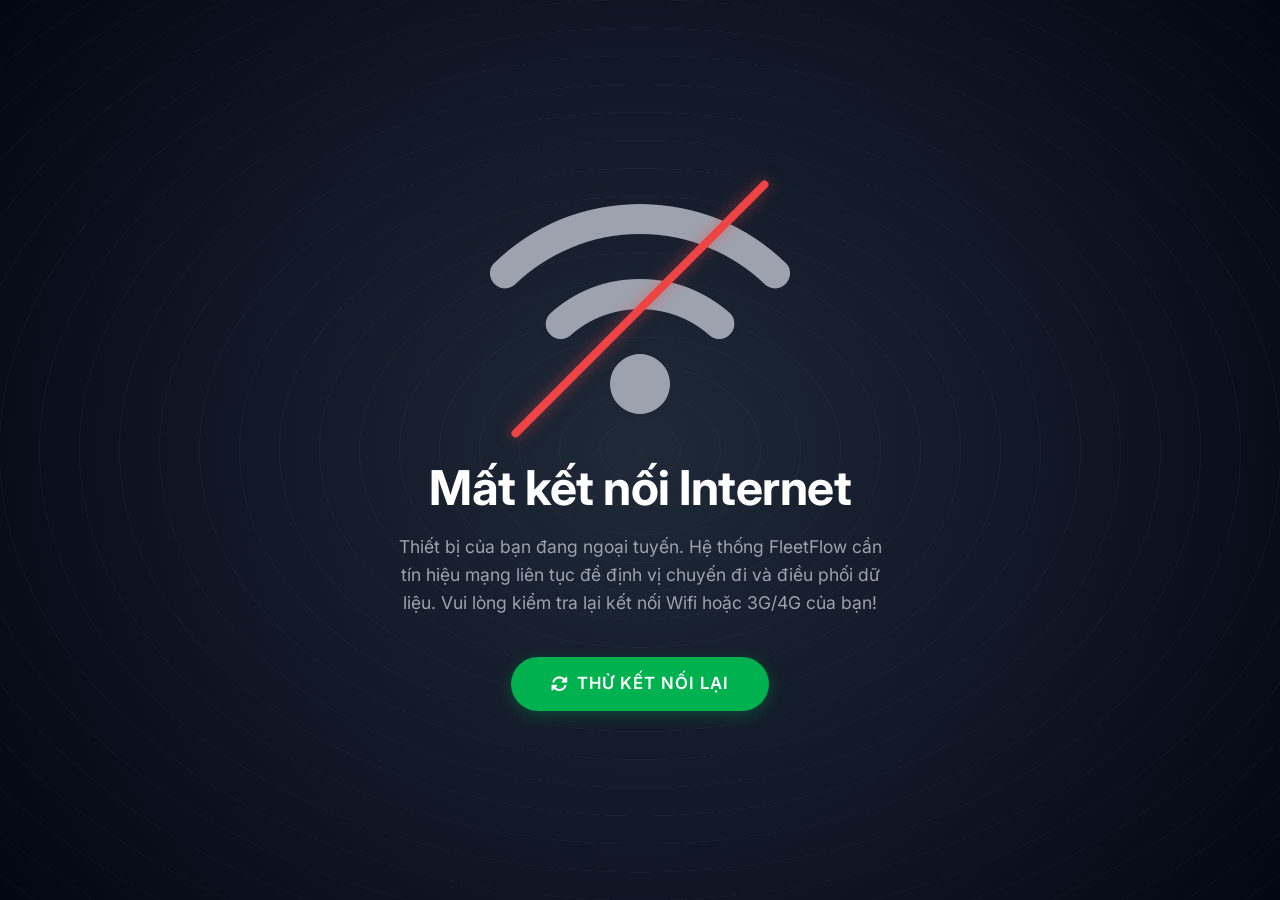
<file: error/no-internet.html>
<!DOCTYPE html>
<html lang="vi">
<head>
    <meta charset="UTF-8">
    <meta name="viewport" content="width=device-width, initial-scale=1.0">
    <title>FleetFlow - Mất kết nối Internet</title>

    <link href="https://fonts.googleapis.com/css2?family=Inter:wght@400;500;600;700;800&display=swap" rel="stylesheet" />
    <link href="https://cdn.jsdelivr.net/npm/bootstrap@5.3.2/dist/css/bootstrap.min.css" rel="stylesheet" />
    <link rel="stylesheet" href="https://cdnjs.cloudflare.com/ajax/libs/font-awesome/6.4.2/css/all.min.css" />
    
    <link rel="icon" type="image/jpeg" href="../assests/img/FleetFlow - Logo.png">
    <link rel="stylesheet" href="../style/base.css">
    
    <style>
        /* =========================================
           OFFLINE PAGE - CĂN GIỮA (CENTERED)
        ========================================= */
        .error-universe {
            /* Nền gradient ngả tông xanh đêm tĩnh lặng, biểu thị sự cô lập/mất sóng */
            background: radial-gradient(circle at center, #1f2937 0%, #111827 50%, #030712 100%);
            height: 100vh;
            display: flex;
            align-items: center;
            justify-content: center;
            color: #ffffff;
            overflow: hidden;
            padding: 40px 20px;
            position: relative;
        }

        /* Lưới radar mờ nhạt làm nền */
        .error-universe::before {
            content: '';
            position: absolute;
            width: 120vw;
            height: 120vh;
            background: repeating-radial-gradient(
                rgba(255, 255, 255, 0.03) 0,
                rgba(255, 255, 255, 0.03) 1px,
                transparent 1px,
                transparent 40px
            );
            z-index: 0;
            animation: pulse-radar 4s infinite linear;
        }

        @keyframes pulse-radar {
            0% { transform: scale(1); opacity: 0.5; }
            50% { transform: scale(1.05); opacity: 0.8; }
            100% { transform: scale(1); opacity: 0.5; }
        }

        .error-container {
            max-width: 600px;
            width: 100%;
            text-align: center;
            position: relative;
            z-index: 10;
            animation: fadeInDown 0.8s cubic-bezier(0.16, 1, 0.3, 1) forwards;
        }

        @keyframes fadeInDown {
            from { opacity: 0; transform: translateY(-30px); }
            to { opacity: 1; transform: translateY(0); }
        }

        /* Biểu tượng Wifi / Vệ tinh bị mất sóng */
        .signal-icon-wrapper {
            position: relative;
            display: inline-block;
            margin-bottom: 30px;
        }

        .signal-icon {
            font-size: 15rem;
            color: #9ca3af; /* Xám mờ */
            /* Hiệu ứng chập chờn (flicker) */
            animation: flicker 3s infinite;
        }

        /* Dấu gạch chéo đỏ báo hiệu ngắt kết nối */
        .slash-overlay {
            position: absolute;
            top: 50%;
            left: 50%;
            width: 120%;
            height: 8px;
            background-color: #ef4444; /* Đỏ cảnh báo */
            border-radius: 4px;
            transform: translate(-50%, -50%) rotate(-45deg);
            box-shadow: 0 0 15px rgba(239, 68, 68, 0.5);
        }

        @keyframes flicker {
            0%, 19%, 21%, 23%, 25%, 54%, 56%, 100% { opacity: 1; text-shadow: 0 0 20px rgba(255, 255, 255, 0.2); }
            20%, 24%, 55% { opacity: 0.2; text-shadow: none; }
        }

        /* Tiêu đề chính */
        .error-title {
            font-family: 'Inter', sans-serif;
            font-size: 3rem;
            font-weight: 700;
            letter-spacing: -0.5px;
            margin-bottom: 16px;
            color: #ffffff;
        }

        /* Phụ đề giải thích */
        .error-desc {
            font-family: 'Inter', sans-serif;
            font-size: 1.1rem;
            font-weight: 400;
            color: #9ca3af; 
            line-height: 1.6;
            margin: 0 auto 40px auto;
            max-width: 500px;
        }

        /* =========================================
           NÚT BẤM (BUTTONS)
        ========================================= */
        .error-buttons {
            display: flex;
            align-items: center;
            justify-content: center;
        }

        /* Nút Retry với hiệu ứng Gradient sáng */
        .btn-retry {
            display: inline-flex;
            align-items: center;
            justify-content: center;
            padding: 14px 40px;
            font-size: 1.05rem;
            font-weight: 600;
            text-transform: uppercase;
            letter-spacing: 1px;
            color: #ffffff;
            background-color: var(--color-1);
            border: none;
            border-radius: 50px; /* Nút bo tròn hoàn toàn */
            text-decoration: none;
            transition: all 0.4s cubic-bezier(0.16, 1, 0.3, 1);
            box-shadow: 0 4px 15px rgba(0, 177, 79, 0.3);
        }

        .btn-retry:hover {
            background-color: #009640;
            transform: translateY(-3px);
            box-shadow: 0 10px 25px rgba(0, 177, 79, 0.4);
            color: #ffffff;
        }

        .btn-retry:active {
            transform: translateY(0);
            box-shadow: 0 4px 10px rgba(0, 177, 79, 0.3);
        }

        .btn-retry i {
            transition: transform 0.3s ease;
        }
        
        .btn-retry:hover i {
            transform: rotate(180deg);
        }

        /* Responsive Mobile */
        @media (max-width: 576px) {
            .signal-icon { font-size: 5rem; }
            .error-title { font-size: 1.8rem; }
            .error-desc { font-size: 1rem; padding: 0 15px; }
            .btn-retry { width: 100%; justify-content: center; }
        }
    </style>
</head>
<body>
    <main class="error-universe">
        <div class="error-container">
            
            <div class="signal-icon-wrapper">
                <i class="fa-solid fa-wifi signal-icon"></i>
                <div class="slash-overlay"></div>
            </div>
            
            <h1 class="error-title">Mất kết nối Internet</h1>
            
            <p class="error-desc" id="statusMessage">
                Thiết bị của bạn đang ngoại tuyến. Hệ thống FleetFlow cần tín hiệu mạng liên tục để định vị chuyến đi và điều phối dữ liệu. Vui lòng kiểm tra lại kết nối Wifi hoặc 3G/4G của bạn!
            </p>
            
            <div class="error-buttons">
                <button onclick="checkConnection()" class="btn-retry" id="retryBtn">
                    <i class="fa-solid fa-rotate me-2"></i> Thử kết nối lại
                </button>
            </div>

        </div>
    </main>

    <script src="https://cdn.jsdelivr.net/npm/bootstrap@5.3.2/dist/js/bootstrap.bundle.min.js"></script>
    
    <script>
        function checkConnection() {
            const btn = document.getElementById('retryBtn');
            const msg = document.getElementById('statusMessage');
            
            // Tạo hiệu ứng loading cho nút bấm
            const originalText = btn.innerHTML;
            btn.innerHTML = '<i class="fa-solid fa-circle-notch fa-spin me-2"></i> Đang tải...';
</file>
<file: style/base.css>
/* =========================================
   1. ROOT VARIABLES (HỆ MÀU CHUẨN)
========================================= */
:root {
    --color-1: #00B14F; /* Màu chính: Xanh lá (Phù hợp cho nút nhấn, điểm nhấn) */
    --color-2: #FFFFFF; /* Màu nền/text: Trắng */
    --color-3: #FFDE59; /* Màu phụ: Vàng (Phù hợp cho hover, icon, cảnh báo) */
    --color-dark: #1a1c1a;
    
    /* Gợi ý thêm vài biến để dễ quản lý hơn */
    --color-bg: #f4f6f8;
    --text-color: #333333;
    --transition-speed: 0.3s; 
}

/* =========================================
   2. GLOBAL RESET & TYPOGRAPHY
========================================= */
* {
    margin: 0;
    padding: 0;
    box-sizing: border-box;
}

body {
    font-family: 'Inter', sans-serif; /* Font chữ hiện đại */
    color: var(--text-color);
    background-color: var(--color-2);
}

/* Yêu cầu: Xóa gạch chân cho toàn bộ thẻ a */
a {
    text-decoration: none;
    color: inherit; /* Kế thừa màu từ thẻ cha thay vì màu xanh dương mặc định */
    transition: color var(--transition-speed) ease;
}

/* =========================================
   3. STANDARD BUTTON (NÚT BẤM DÙNG CHUNG)
========================================= */
.btn-base {
    display: inline-flex;
    align-items: center;
    justify-content: center;
    background-color: var(--color-1);
    color: var(--color-2);
    padding: 10px 24px;
    font-size: 1rem;
    font-weight: 600;
    border: none;
    border-radius: 8px; /* Bo góc nhẹ nhàng, hiện đại */
    cursor: pointer;
    transition: all var(--transition-speed) ease;
}

.btn-base:hover {
    background-color: var(--color-3);
    color: #333333; /* Đổi màu chữ tối lại để nổi bật trên nền vàng */
    transform: translateY(-2px); /* Hiệu ứng nảy lên nhẹ khi hover */
    box-shadow: 0 4px 12px rgba(0, 177, 79, 0.2);
}

.btn-base:active {
    transform: translateY(0);
}

/* =========================================
   4. CONTAINERS (KHUNG CHỨA NỘI DUNG)
========================================= */
/* Container chuẩn có giới hạn chiều rộng, luôn canh giữa */
.container-base {
    width: 100%;
    max-width: 1200px; /* Kích thước chuẩn cho màn hình Desktop */
    margin: 0 auto;
    padding: 0 15px; /* Giữ khoảng cách 2 bên trên mobile */
}

/* Container tràn viền 100% */
.container-fluid-base {
    width: 100%;
    padding: 0 15px;
}

/* CSS cho thiết bị di động (Responsive nhỏ hơn 768px) */
@media (max-width: 768px) {
    .container-base {
        max-width: 100%;
        padding: 0 20px;
    }
}
</file>
